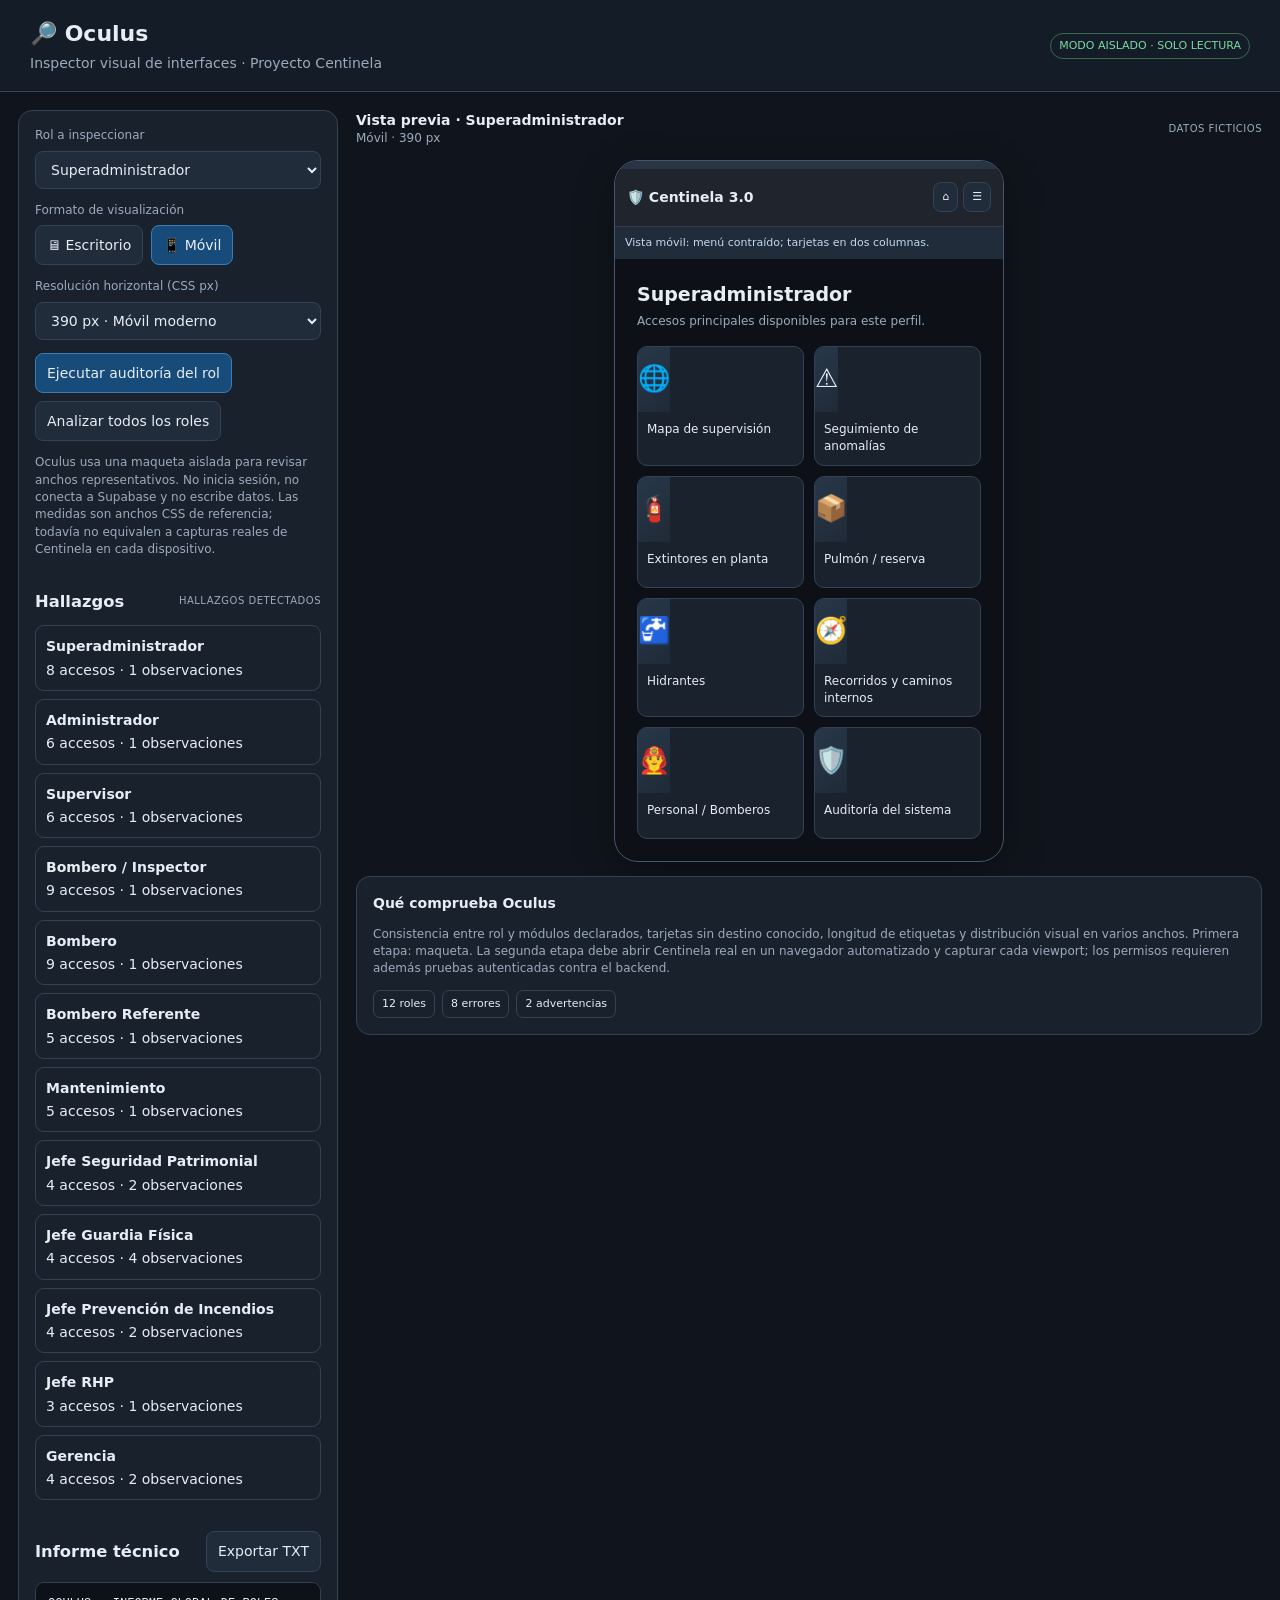
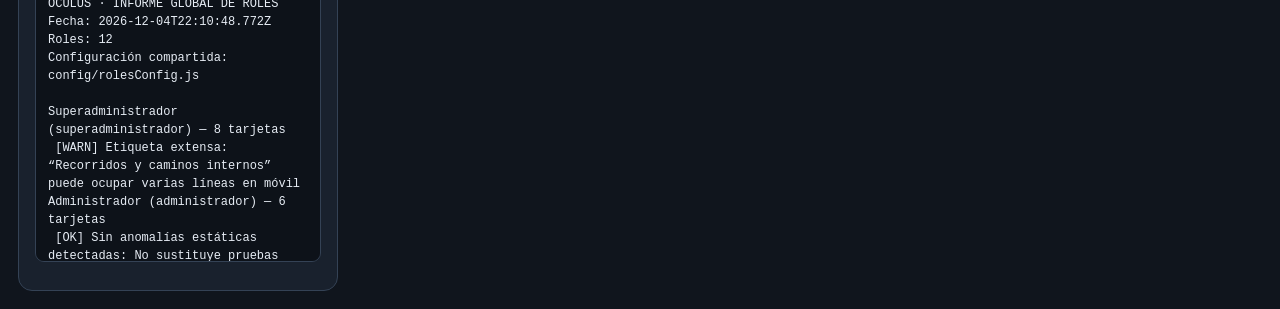
<file: oculus.html>
<!doctype html>
<html lang="es">
<head>
<meta charset="utf-8"><meta name="viewport" content="width=device-width,initial-scale=1">
<title>Oculus · Inspector visual de Centinela</title>
<style>
:root{color-scheme:dark;--bg:#10151d;--panel:#19212d;--line:#344255;--text:#e7edf5;--muted:#9cabbc;--accent:#62a6ff;--warn:#f5bd62;--bad:#ff7b7b;--good:#7bd9a4}
*{box-sizing:border-box;min-width:0}html,body{max-width:100%;overflow-x:hidden}body{margin:0;background:var(--bg);color:var(--text);font:14px/1.45 system-ui,Arial,sans-serif}button,select{max-width:100%;min-width:0;font:inherit;color:inherit;background:#202c3a;border:1px solid var(--line);border-radius:8px;padding:9px 11px}button{cursor:pointer}button:focus-visible,select:focus-visible{outline:2px solid var(--accent);outline-offset:2px}
header{padding:18px clamp(14px,3vw,30px);border-bottom:1px solid var(--line);background:#141c27;display:flex;align-items:center;justify-content:space-between;gap:16px;flex-wrap:wrap}header h1{font-size:22px;margin:0}header p{margin:3px 0 0;color:var(--muted)}.tag{font-size:11px;border:1px solid #38694e;color:var(--good);padding:4px 8px;border-radius:999px}
main{max-width:1400px;margin:auto;padding:18px;display:grid;grid-template-columns:minmax(250px,320px) minmax(0,1fr);gap:18px}.panel{background:var(--panel);border:1px solid var(--line);border-radius:14px;padding:16px;min-width:0}.controls{display:grid;gap:13px;align-content:start}.field{display:grid;gap:6px}.field label,.small-label{color:var(--muted);font-size:12px}.actions{display:flex;gap:8px;flex-wrap:wrap}.primary{background:#174b7a;border-color:#397db8}.subtle{color:var(--muted);font-size:12px}.audit-list{display:grid;gap:8px;margin-top:12px}.audit{border:1px solid var(--line);border-radius:9px;padding:10px}.audit strong{display:block;margin-bottom:3px}.audit.error{border-color:#794b4b}.audit.warn{border-color:#78613e}.audit.ok{border-color:#37674e}.badge{font-size:10px;text-transform:uppercase;letter-spacing:.05em;color:var(--muted)}
.preview-wrap{min-width:0}.preview-top{display:flex;justify-content:space-between;align-items:center;gap:12px;flex-wrap:wrap;margin-bottom:12px}.device{margin:auto;border:1px solid #46566b;border-radius:18px;overflow:hidden;background:#0d1117;box-shadow:0 12px 40px #0005;transition:width .2s;width:100%;max-width:100%}.device.mobile{width:min(390px,100%);border-radius:24px}.device-bar{height:8px;background:#293545}.apphead{height:58px;padding:8px 12px;background:#20252d;border-bottom:1px solid #353c47;display:flex;align-items:center;justify-content:space-between;gap:8px}.brand{font-weight:700;white-space:nowrap}.app-actions{display:flex;gap:5px}.tiny{font-size:11px;padding:6px 8px}.content{display:grid;grid-template-columns:180px minmax(0,1fr);min-height:550px}.device.mobile .content{grid-template-columns:1fr;min-height:540px}.sidebar{background:#171e28;border-right:1px solid #303a49;padding:12px 9px;min-width:0}.device.mobile .sidebar{display:none}.side-title{font-size:11px;text-transform:uppercase;color:var(--muted);padding:5px 7px 10px}.navgroup{border-bottom:1px solid #2b3542;padding:7px 0}.navgroup h4{font-size:11px;color:#d3deeb;margin:0;padding:5px 7px}.navitem{font-size:11px;padding:6px 8px;color:#b8c6d7;border-radius:6px;overflow-wrap:anywhere}.navitem.active{background:#233b55;color:#fff}.work{padding:clamp(10px,2vw,22px);min-width:0}.work h2{font-size:19px;margin:0 0 5px}.work p{color:var(--muted);font-size:12px;margin:0 0 15px}.cards{display:grid;grid-template-columns:repeat(2,minmax(0,1fr));gap:10px}.device:not(.mobile) .cards{grid-template-columns:repeat(auto-fit,minmax(140px,1fr))}.tile{background:#1a222d;border:1px solid #344255;border-radius:10px;min-width:0;overflow:hidden;text-align:left;padding:0;display:flex;flex-direction:column;min-height:112px}.tile .emoji{display:grid;place-items:center;min-height:65px;background:linear-gradient(140deg,#27384a,#202a37);font-size:26px}.tile .tile-name{font-size:12px;padding:9px;overflow-wrap:anywhere}.empty{border:1px dashed #46566b;border-radius:10px;padding:18px;color:var(--muted);grid-column:1/-1}.mobile-hint{display:none}.device.mobile .mobile-hint{display:block;background:#202c3a;padding:8px 10px;color:#c6d8eb;font-size:11px}.results-head{display:flex;justify-content:space-between;align-items:center;gap:8px;flex-wrap:wrap;margin-top:18px}.results-head h3{margin:0}.counts{display:flex;gap:7px;flex-wrap:wrap}.count{padding:5px 8px;border:1px solid var(--line);border-radius:7px;font-size:11px}.report{white-space:pre-wrap;font:12px/1.5 ui-monospace,monospace;background:#0d1219;border:1px solid var(--line);border-radius:9px;padding:12px;margin-top:10px;max-height:280px;overflow:auto}
@media(max-width:850px){main{grid-template-columns:1fr;padding:10px}.controls{grid-template-columns:repeat(2,minmax(0,1fr))}.controls .full{grid-column:1/-1}.panel{padding:13px}}
@media(max-width:480px){.controls{grid-template-columns:1fr}header h1{font-size:19px}.device.mobile .work{padding:10px}.device.mobile .cards{gap:7px}.device.mobile .tile .tile-name{font-size:11px;padding:7px}.device.mobile .tile .emoji{min-height:58px}}
</style></head>
<body>
<header><div><h1>🔎 Oculus</h1><p>Inspector visual de interfaces · Proyecto Centinela</p></div><span class="tag">MODO AISLADO · SOLO LECTURA</span></header>
<main>
<section class="panel controls">
<div class="field"><label for="role">Rol a inspeccionar</label><select id="role"></select></div>
<div class="field"><label>Formato de visualización</label><div class="actions"><button id="desktop" class="primary" type="button">🖥 Escritorio</button><button id="mobile" type="button">📱 Móvil</button></div></div>
<div class="field"><label for="width">Resolución horizontal (CSS px)</label><select id="width"><option value="320">320 px · Móvil compacto antiguo</option><option value="360">360 px · Android compacto</option><option value="375">375 px · iPhone estándar</option><option value="390" selected>390 px · Móvil moderno</option><option value="414">414 px · Móvil grande</option><option value="430">430 px · Móvil XL</option><option value="600">600 px · Móvil grande / punto de quiebre</option><option value="768">768 px · Tablet vertical</option><option value="800">800 px · Tablet compacta</option><option value="820">820 px · Tablet moderna</option><option value="912">912 px · Tablet grande</option><option value="1024">1024 px · Notebook / tablet horizontal</option><option value="1280">1280 px · Notebook HD</option><option value="1366">1366 px · Notebook estándar</option><option value="1440">1440 px · Monitor FHD/QHD</option><option value="1600">1600 px · Monitor amplio</option><option value="1920">1920 px · Full HD</option></select></div>
<div class="actions full"><button id="run" class="primary" type="button">Ejecutar auditoría del rol</button><button id="all" type="button">Analizar todos los roles</button></div>
<div class="subtle full">Oculus usa una maqueta aislada para revisar anchos representativos. No inicia sesión, no conecta a Supabase y no escribe datos. Las medidas son anchos CSS de referencia; todavía no equivalen a capturas reales de Centinela en cada dispositivo.</div>
<div class="full"><div class="results-head"><h3>Hallazgos</h3><span id="status" class="badge">Pendiente</span></div><div id="audit-list" class="audit-list"><div class="audit">Elegí un rol y ejecutá la auditoría.</div></div></div>
<div class="full"><div class="results-head"><h3>Informe técnico</h3><button id="download" type="button">Exportar TXT</button></div><pre id="report" class="report">Sin informe ejecutado.</pre></div>
</section>
<section class="preview-wrap">
<div class="preview-top"><div><strong id="preview-title">Vista previa</strong><div class="subtle" id="preview-meta">Maqueta de interfaz</div></div><span class="badge">Datos ficticios</span></div>
<div id="device" class="device mobile"><div class="device-bar"></div><div class="apphead"><div class="brand">🛡️ Centinela 3.0</div><div class="app-actions"><button class="tiny" type="button" title="Inicio">⌂</button><button class="tiny" type="button" title="Menú" id="menu-btn">☰</button></div></div><div class="mobile-hint">Vista móvil: menú contraído; tarjetas en dos columnas.</div><div class="content"><aside class="sidebar"><div class="side-title">Navegación</div><div id="nav-preview"></div></aside><div class="work"><h2 id="role-title"></h2><p>Accesos principales disponibles para este perfil.</p><div id="cards" class="cards"></div></div></div></div>
<div class="panel" style="margin-top:14px"><strong>Qué comprueba Oculus</strong><p class="subtle">Consistencia entre rol y módulos declarados, tarjetas sin destino conocido, longitud de etiquetas y distribución visual en varios anchos. Primera etapa: maqueta. La segunda etapa debe abrir Centinela real en un navegador automatizado y capturar cada viewport; los permisos requieren además pruebas autenticadas contra el backend.</p><div id="summary" class="counts"></div></div>
</section>
</main>
<script type="module" src="./oculus.js"></script></body></html>
</file>
